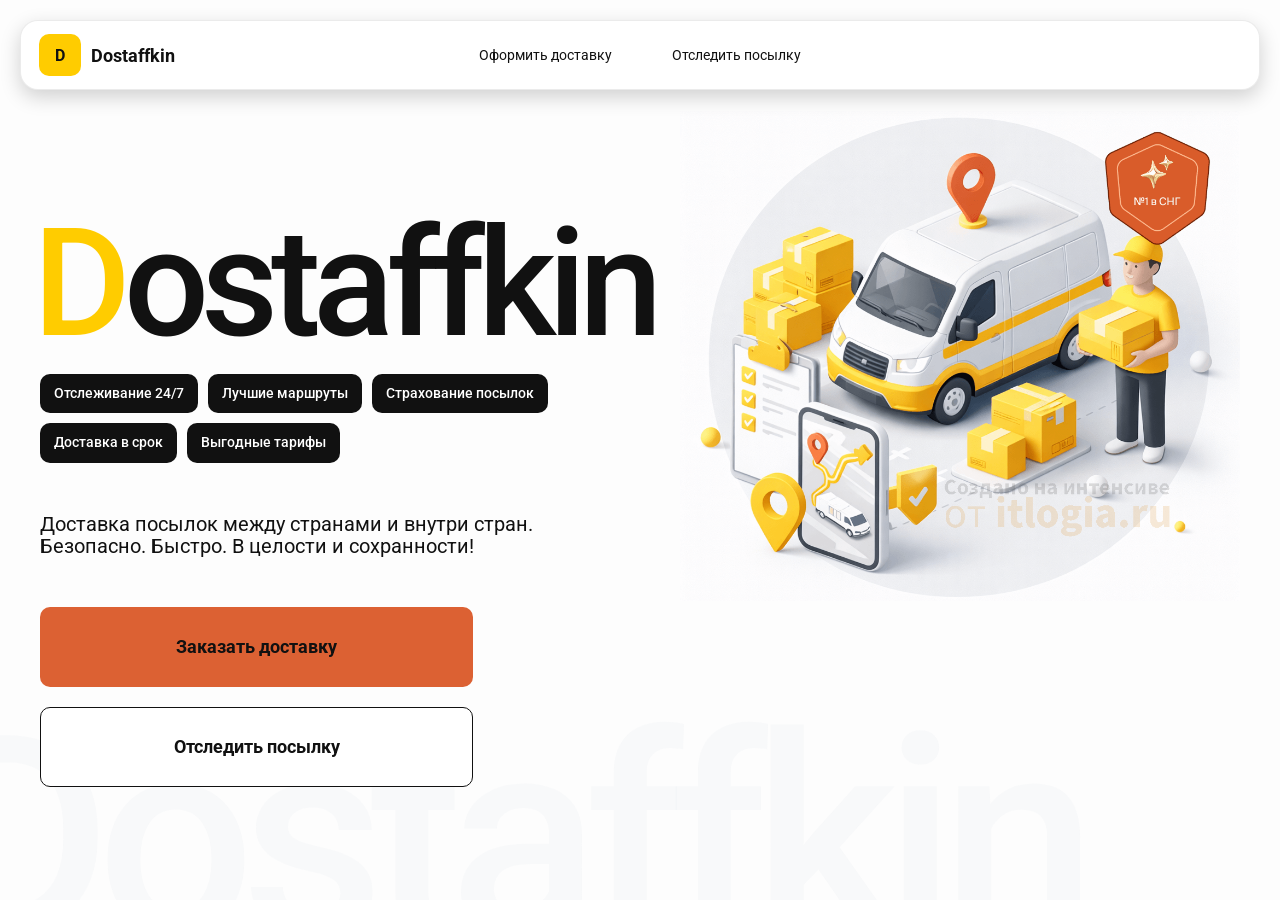
<file: index.html>
<!DOCTYPE html>
<html lang="en">
<head>
    <meta charset="UTF-8">
    <meta name="viewport" content="width=device-width,initial-scale=1,maximum-scale=1,user-scalable=0"/>
    <title>Dostaffkin — Доставка посылок между странами и внутри стран. Безопасно. Быстро. В целости и
        сохранности!</title>
    <link rel="stylesheet" href="styles/base.css"/>
    <link rel="stylesheet" href="styles/base_adaptive.css"/>
    <link rel="stylesheet" href="styles/index.css"/>
    <link rel="stylesheet" href="styles/index_adaptive.css"/>
</head>
<body>
<div class="container">
    <header class="header">
        <a class="header-brand" href=./index.html>
            <div class="header-logo">D</div>
            <div class="header-title">Dostaffkin</div>
        </a>

        <nav class="header-menu">
            <a class="header-link" href=./order.html>Оформить <span>доставку</span></a>
            <a class="header-link" href=./track.html>Отследить <span>посылку</span></a>
        </nav>
    </header>
    <main class="main">
        <section class="main-info">
          <div class="main-title">
            <span>D</span>ostaffkin
          </div>
          <div class="main-features">
            <div class="main-feature">Отслеживание 24/7</div>
            <div class="main-feature">Лучшие маршруты</div>
            <div class="main-feature">Страхование посылок</div>
            <div class="main-feature">Доставка в срок</div>
            <div class="main-feature">Выгодные тарифы</div>
          </div>
          <div class="main-description">
            Доставка посылок между странами и внутри стран.
            Безопасно. Быстро. В целости и сохранности!
          </div>
          <div class="main-actions">
            <a class="button" type="button" href="./order.html">Заказать доставку</a>
            <a class="button button-white" type="button" href="./track.html">Отследить посылку</a>
          </div>
        </section>
        <div class="main-title-ghost">Dostaffkin</div>
        <section class="main-image">
        <img src="images/main-image.png" alt="Main image"/>
      </section>
    </main>
</div>
</body>
</html>
</file>
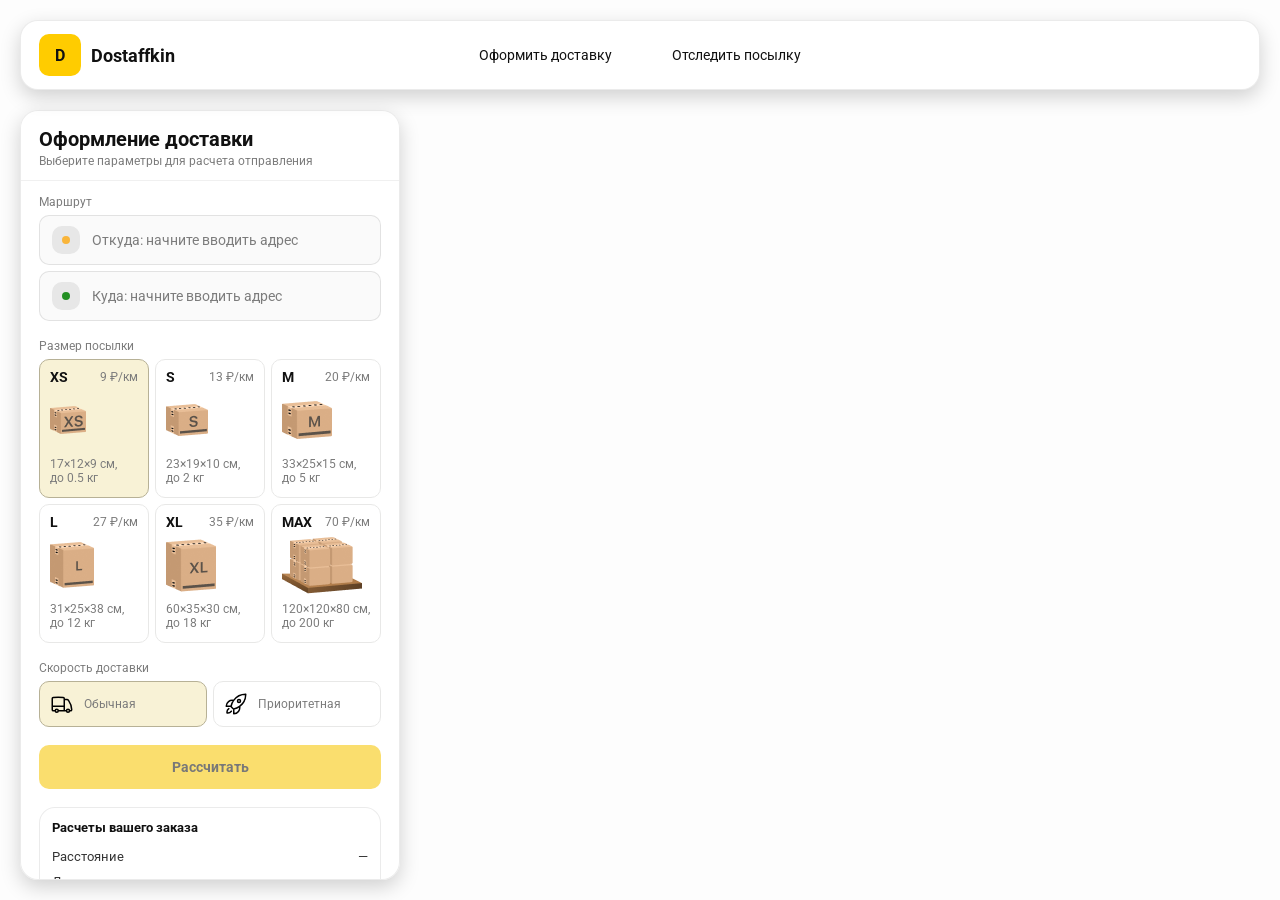
<file: order.html>
<!doctype html>
<html lang="ru">
<head>
    <meta charset="utf-8"/>
    <meta name="viewport" content="width=device-width,initial-scale=1,maximum-scale=1,user-scalable=0"/>
    <title>Оформление доставки</title>

    <link rel="stylesheet" href="styles/base.css"/>
    <link rel="stylesheet" href="styles/base_adaptive.css"/>

    <link rel="stylesheet" href="styles/order.css"/>
    <link rel="stylesheet" href="styles/order_adaptive.css"/>

    <script src="https://api-maps.yandex.ru/2.1/?lang=ru_RU&apikey=75768796-9408-43f7-b4a1-89ef4636b725&suggest_apikey=881c8e58-06e1-4db7-a7d7-fecbd2960caf"
            type="text/javascript"></script>
</head>
<body>
<div id="map"></div>

<header class="header">
    <a class="header-brand" href=./index.html>
        <div class="header-logo">D</div>
        <div class="header-title">Dostaffkin</div>
    </a>

    <nav class="header-menu">
        <a class="header-link" href=./order.html>Оформить <span>доставку</span></a>
        <a class="header-link" href=./track.html>Отследить <span>посылку</span></a>
    </nav>
</header>

<aside class="main" id="sidebar">
    <div class="main-header">
        <div class="main-title">Оформление доставки</div>
        <div class="main-text">Выберите параметры для расчета отправления</div>
    </div>

    <div class="main-content">
        <div class="main-route">
            <div class="main-block-title">Маршрут</div>
            <div class="main-fields">
                <div class="main-field" id="fromField">
                    <div class="main-pin"></div>
                    <input id="from" placeholder="Откуда: начните вводить адрес" autocomplete="off"/>
                    <div class="main-ac" id="fromAc" role="listbox" aria-label="Подсказки адресов"></div>
                </div>

                <div class="main-field" id="toField">
                    <div class="main-pin"></div>
                    <input id="to" placeholder="Куда: начните вводить адрес" autocomplete="off"/>
                    <div class="main-ac" id="toAc" role="listbox" aria-label="Подсказки адресов"></div>
                </div>
            </div>
        </div>

        <div class="main-package">
            <div class="main-block-title">Размер посылки</div>

            <div class="main-sizes">
                <div class="main-size-card is-active" data-value="xs">
                    <div class="main-size-top">
                        <div class="main-size-label">XS</div>
                        <div class="main-size-rate">9 ₽/км</div>
                    </div>
                    <div class="main-size-media">
                        <img src="images/sizes/xs.png" alt="Короб XS"/>
                    </div>
                    <div class="main-size-description">17×12×9 см,<br>до 0.5 кг</div>
                </div>

                <div class="main-size-card" data-value="s">
                    <div class="main-size-top">
                        <div class="main-size-label">S</div>
                        <div class="main-size-rate">13 ₽/км</div>
                    </div>
                    <div class="main-size-media">
                        <img src="images/sizes/s.png" alt="Короб S"/>
                    </div>
                    <div class="main-size-description">23×19×10 см,<br>до 2 кг</div>
                </div>

                <div class="main-size-card" data-value="m">
                    <div class="main-size-top">
                        <div class="main-size-label">M</div>
                        <div class="main-size-rate">20 ₽/км</div>
                    </div>
                    <div class="main-size-media">
                        <img src="images/sizes/m.png" alt="Короб M"/>
                    </div>
                    <div class="main-size-description">33×25×15 см,<br>до 5 кг</div>
                </div>

                <div class="main-size-card" data-value="l">
                    <div class="main-size-top">
                        <div class="main-size-label">L</div>
                        <div class="main-size-rate">27 ₽/км</div>
                    </div>
                    <div class="main-size-media">
                        <img src="images/sizes/l.png" alt="Короб L"/>
                    </div>
                    <div class="main-size-description">31×25×38 см,<br>до 12 кг</div>
                </div>

                <div class="main-size-card" data-value="xl">
                    <div class="main-size-top">
                        <div class="main-size-label">XL</div>
                        <div class="main-size-rate">35 ₽/км</div>
                    </div>
                    <div class="main-size-media">
                        <img src="images/sizes/xl.png" alt="Короб XL"/>
                    </div>
                    <div class="main-size-description">60×35×30 см,<br>до 18 кг</div>
                </div>

                <div class="main-size-card" data-value="max">
                    <div class="main-size-top">
                        <div class="main-size-label">MAX</div>
                        <div class="main-size-rate">70 ₽/км</div>
                    </div>
                    <div class="main-size-media main-size-media-palleta">
                        <img src="images/sizes/max.png" alt="Паллета"/>
                    </div>
                    <div class="main-size-description">120×120×80 см,<br>до 200 кг</div>
                </div>
            </div>
        </div>

        <div class="main-speed">
            <div class="main-block-title">Скорость доставки</div>

            <div class="main-speeds">
                <div class="main-speed-card is-active" data-value="regular">
                    <img class="main-speed-media" src="images/icons/regular.svg" alt="Regular"/>
                    <div class="main-speed-description">Обычная</div>
                </div>
                <div class="main-speed-card" data-value="fast">
                    <img class="main-speed-media" src="images/icons/fast.svg" alt="Fast"/>
                    <div class="main-speed-description">Приоритетная</div>
                </div>

            </div>
        </div>

        <div class="main-calculate-block">
            <button id="calc" class="button calculate-button" type="button" disabled>Рассчитать</button>
        </div>

        <div class="main-result" id="result">
            <div class="main-result-title">Расчеты вашего заказа</div>
            <div class="main-result-lines">
                <div class="main-result-line"><span>Расстояние</span><span id="distanceValue">—</span></div>
                <div class="main-result-line"><span>Доставим через</span><span id="durationValue">—</span></div>
                <div class="main-result-line"><span>Тариф</span><span id="rateValue">—</span></div>
            </div>
            <div class="main-price">
                <div class="main-price-label">Итого</div>
                <div class="main-price-value" id="totalValue">—</div>
            </div>
        </div>

        <div class="main-order-box">
            <div class="main-order-form" id="orderForm">
                <div class="main-order-title">Оформление доставки</div>
                <div class="main-block-info-row">
                    <div class="main-block-title">Контакты</div>
                    <div class="order-fields">
                        <div class="main-field">
                            <input id="customerName" placeholder="Ваше имя" autocomplete="off"/>
                        </div>
                        <div class="main-field">
                            <input id="customerPhone" placeholder="Ваш телефон" autocomplete="off" inputmode="tel"/>
                        </div>
                    </div>
                </div>
                <div class="main-block-info-row extra-info">
                    <div class="main-block-title">Дополнительная информация</div>
                    <div class="main-field textarea">
                        <textarea id="comment" placeholder="Детали доставки и комментарии"></textarea>
                    </div>
                </div>
                <button id="submit" class="button main-submit-request" type="button" disabled>Отправить
                    заявку
                </button>
            </div>

            <div class="main-order-success" id="orderSuccess">
                <div class="main-success-icon">✓</div>
                <div class="main-success-title">Заявка отправлена!</div>
                <div class="main-success-title">Номер отправления – <span id="orderId"></span></div>
                <div class="main-success-subtitle">Мы скоро свяжемся с вами</div>
            </div>
        </div>
    </div>
</aside>

<script src="scripts/order.js"></script>
</body>
</html>
</file>
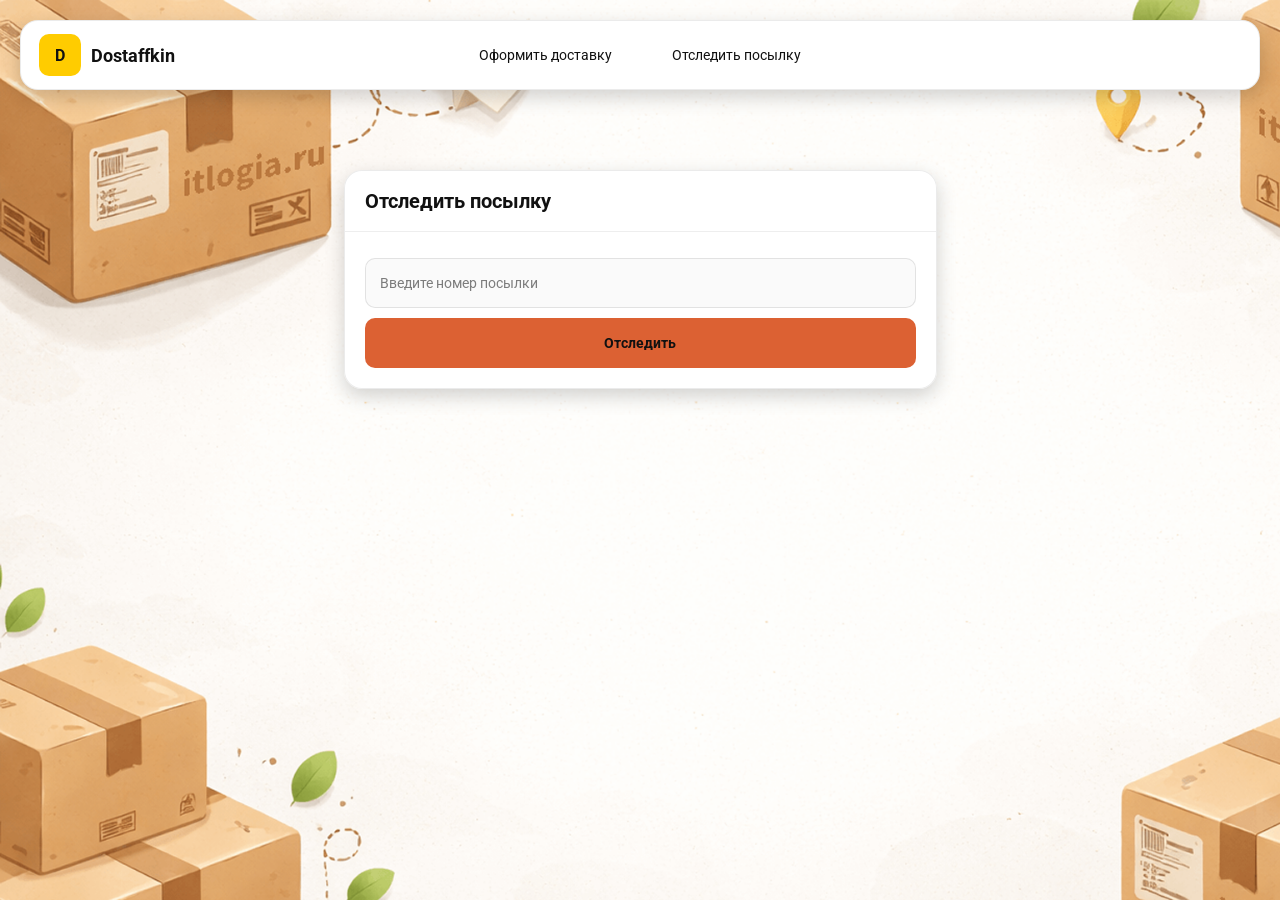
<file: track.html>
<!doctype html>
<html lang="ru">
<head>
    <meta charset="utf-8"/>
    <meta name="viewport" content="width=device-width,initial-scale=1,maximum-scale=1,user-scalable=0"/>
    <title>Отследить посылку</title>
    <link rel="stylesheet" href="styles/base.css"/>
    <link rel="stylesheet" href="styles/base_adaptive.css"/>

    <link rel="stylesheet" href="styles/track.css"/>
    <link rel="stylesheet" href="styles/track_adaptive.css"/>
</head>
<body>
<div class="container">

    <header class="header">
        <a class="header-brand" href=./index.html>
            <div class="header-logo">D</div>
            <div class="header-title">Dostaffkin</div>
        </a>

        <nav class="header-menu">
            <a class="header-link" href=./order.html>Оформить <span>доставку</span></a>
            <a class="header-link" href=./track.html>Отследить <span>посылку</span></a>
        </nav>
    </header>

    <main class="track-content">
        <section class="track-card track-search">
            <div class="track-title">Отследить посылку</div>
            <div class="track-action">
                <div class="main-field track-field">
                    <input id="trackNumber" placeholder="Введите номер посылки" autocomplete="off"/>
                </div>
                <button id="trackButton" class="button track-button" type="button">Отследить</button>
            </div>
        </section>

        <section class="track-card track-result" id="trackResult">
            <div class="track-result-header">
                <div class="track-id" id="trackIdValue"></div>
                <div class="track-routes">
                    <div class="track-route">
                        <div class="track-route-pin">
                            <svg xmlns="http://www.w3.org/2000/svg" fill="none" viewBox="0 0 24 24" stroke-width="1.5"
                                 stroke="orange" class="size-6">
                                <path stroke-linecap="round" stroke-linejoin="round"
                                      d="M15 10.5a3 3 0 1 1-6 0 3 3 0 0 1 6 0Z"/>
                                <path stroke-linecap="round" stroke-linejoin="round"
                                      d="M19.5 10.5c0 7.142-7.5 11.25-7.5 11.25S4.5 17.642 4.5 10.5a7.5 7.5 0 1 1 15 0Z"/>
                            </svg>
                        </div>
                        <div class="track-route-address" id="trackFromValue">
                            Откуда: Москва, улица Арбат, 1
                        </div>
                    </div>
                    <div class="track-route track-route-arrow">
                        <svg xmlns="http://www.w3.org/2000/svg" fill="none" viewBox="0 0 24 24" stroke-width="1.5"
                             stroke="currentColor" class="size-6">
                            <path stroke-linecap="round" stroke-linejoin="round"
                                  d="M19.5 13.5 12 21m0 0-7.5-7.5M12 21V3"/>
                        </svg>
                    </div>
                    <div class="track-route">
                        <div class="track-route-pin">
                            <svg xmlns="http://www.w3.org/2000/svg" fill="none" viewBox="0 0 24 24" stroke-width="1.5"
                                 stroke="green" class="size-6">
                                <path stroke-linecap="round" stroke-linejoin="round"
                                      d="M15 10.5a3 3 0 1 1-6 0 3 3 0 0 1 6 0Z"/>
                                <path stroke-linecap="round" stroke-linejoin="round"
                                      d="M19.5 10.5c0 7.142-7.5 11.25-7.5 11.25S4.5 17.642 4.5 10.5a7.5 7.5 0 1 1 15 0Z"/>
                            </svg>
                        </div>
                        <div class="track-route-address" id="trackToValue">
                            Куда: Минск, проспект Независимости, 58
                        </div>
                    </div>
                </div>
            </div>
            <div class="track-info">
                <div class="track-status-title">Статус данной посылки:</div>
                <div class="track-status-list" id="trackStatusList"></div>
            </div>
        </section>
    </main>
</div>

<script src="scripts/track.js"></script>
</body>
</html>
</file>
<file: styles/base.css>
*, *::before, *::after {
    box-sizing: border-box;
}

@font-face {
    font-family: "Roboto";
    src: url("../fonts/Roboto-Regular.ttf");
    font-weight: normal;
}

@font-face {
    font-family: "Roboto";
    src: url("../fonts/Roboto-Bold.ttf");
    font-weight: bold;
}

@font-face {
    font-family: "Roboto";
    src: url("../fonts/Roboto-Medium.ttf");
    font-weight: 500;
}

html, body {
    margin: 0;
    color: #111111;
    font-family: "Roboto", sans-serif;
}

body {
    background: #FDFDFD;
}

.header {
    border-radius: 18px;
    box-shadow: 0 7px 20px 0 #0000002E;
    backdrop-filter: blur(10px);
    background: #ffffff;
    left: 20px;
    border: 1px solid rgba(0, 0, 0, 0.08);
    position: fixed;
    right: 20px;
    top: 20px;
    padding: 14px 18px;
    height: 70px;
    display: flex;
    align-items: center;
    z-index: 6;
}

.header-brand {
    display: flex;
    align-items: center;
    text-decoration: none;
    gap: 10px;
}

.header-logo {
    width: 42px;
    height: 42px;
    border-radius: 10px;
    background: #FFCC00;
    display: grid;
    place-items: center;
    font-weight: bold;
    color: #111;
}

.header-title {
    font-size: 18px;
    font-weight: bold;
    color: #111111;
    text-decoration: none;
}

.header-menu {
    display: flex;
    align-items: center;
    gap: 60px;
    margin: 0;
    position: absolute;
    left: 50%;
    transform: translateX(-50%);
}

.header-link {
    font-size: 14px;
    color: #111111;
    text-decoration: none;
}

.button {
    border: 0;
    outline: none;
    height: 44px;
    border-radius: 10px;
    font-size: 14px;
    font-weight: bold;
    cursor: pointer;
    font-family: inherit;
    transition: transform .08s ease, opacity .12s ease;
    background: #DC6133;
    color: #111111;
    text-align: center;
    text-decoration: none;
}

.button:hover {
    background-color: #E5BC19;
}

.button:disabled {
    cursor: not-allowed;
    background-color: #FADE6E;
    color: #787878;
    transform: none;
}

.button.button-white {
    background: #ffffff;
    border: 1px solid #111111;
}

.button.button-white:hover {
    background: rgb(241 241 241);
}

.main-field {
    display: flex;
    align-items: center;
    margin-top: 6px;
    gap: 10px;
    border: 1px solid #1111111A;
    background: #FAFAFA;
    border-radius: 10px;
    padding: 10px 12px;
    position: relative;
    box-sizing: border-box;
    height: 50px;
}

.main-field.textarea {
    height: auto;
}

.main-pin {
    width: 28px;
    height: 28px;
    border-radius: 10px;
    background: rgba(17, 17, 17, 0.08);
    display: grid;
    place-items: center;
    flex: 0 0 auto;
    position: relative;
}

.main-pin::before {
    content: "";
    width: 8px;
    height: 8px;
    border-radius: 999px;
    background: orange;
    opacity: .75;
    display: block;
}

.main-field:last-child .main-pin::before {
    background: green;
    opacity: .85;
}

input, textarea {
    width: 100%;
    border: 0;
    outline: none;
    background: transparent;
    font-size: 14px;
    color: #111111;
    font-family: inherit;
}

textarea {
    resize: vertical;
    min-height: 72px;
    padding: 2px 0;
}

input::placeholder, textarea::placeholder {
    color: #7C7C7C;
}

.main-field:focus-within {
    border-color: rgba(0, 0, 0, 0.20);
    box-shadow: 0 0 0 4px rgba(255, 204, 0, 0.35);
    background: rgba(255, 255, 255, 0.75);
}
</file>
<file: styles/base_adaptive.css>
@media (max-width: 767px) {
    .header {
        left: 10px;
        right: 10px;
        top: 10px;
    }

    .header-link span {
        display: none;
    }

    .header-menu {
        gap: 20px;
        justify-content: flex-start;
        margin: 0 0 0 30px;
        position: static;
        transform: none;
    }
}

@media (max-width: 420px) {
    .header-title {
        display: none;
    }
}

@media (max-width: 374px) {
    .header-menu {
        gap: 10px;
        margin: 0 0 0 10px;
    }
}
</file>
<file: styles/index.css>
.container {
    overflow: hidden;
    min-height: 100vh;
}

.main {
    padding: 111px 40px 40px;
    position: relative;
    display: flex;
}

.main-info {
    max-width: 840px;
    width: 100%;
    position: relative;
}

.main-title {
    margin-top: 98px;
    font-weight: 500;
    font-size: 200px;
    line-height: 1;
    letter-spacing: -0.05em;
    color: #111111;
    left: -15px;
    position: relative;
}

.main-title span {
    color: #ffcc00;
}

.main-features {
    margin-top: 15px;
    display: flex;
    flex-wrap: wrap;
    gap: 10px;
}

.main-feature {
    background: #111111;
    color: #ffffff;
    padding: 12px 14px;
    font-weight: 500;
    font-size: 14px;
    line-height: 1.1;
    border-radius: 10px;
}

.main-features {
    margin-top: 15px;
    display: flex;
    flex-wrap: wrap;
    gap: 10px;
}

.main-feature {
    background: #111111;
    color: #ffffff;
    padding: 12px 14px;
    font-weight: 500;
    font-size: 14px;
    line-height: 1.1;
    border-radius: 10px;
}

.main-description {
    margin-top: 50px;
    max-width: 500px;
    font-size: 20px;
    line-height: 1.1;
    color: #111111;
}

.main-actions {
    margin-top: 50px;
    display: flex;
    flex-direction: column;
    gap: 20px;
}

.main-actions .button {
    height: 80px;
    width: 433px;
    font-size: 18px;
    font-weight: bold;
    place-items: center;
    display: grid;
}

.main-title-ghost {
    position: absolute;
    z-index: -1;
    left: -70px;
    bottom: -150px;
    font-weight: 500;
    font-size: 278px;
    line-height: 1;
    letter-spacing: -0.05em;
    color: #ECEDF04D;
}

.main-image {
    width: 1024px;
    top: 100px;
    z-index: -2;
}

.main-image img {
    width: 100%;
    max-width: 1024px;
    height: auto;
    display: block;
}
</file>
<file: styles/index_adaptive.css>
@media (max-width: 1760px) {
    .main-title {
        font-size: 150px;
        left: -7px;
    }

    .main-info {
        max-width: 640px;
    }
}

@media (max-width: 1200px) {
    .main-info {
        max-width: 540px;
    }

    .main {
        padding: 111px 20px 20px;
    }

    .main-title {
        font-size: 120px;
        left: -4px;
    }

    .main-title-ghost {
        font-size: 220px;
    }
}

@media (max-width: 1024px) {
    .main-title {
        margin-top: 30px;
    }

    .main {
        flex-direction: column-reverse;
    }

    .main-image {
        max-width: 350px;
        position: absolute;
        left: 370px;
        top: 370px;
    }

    .main-info {
        max-width: 100%;
    }

    .main-actions {
        gap: 10px;
    }

    .main-actions .button {
        height: 50px;
        font-size: 14px;
        width: auto;
        max-width: 300px;
    }

    .main-description {
        max-width: 350px;
    }
}

@media (max-width: 570px) {
    .main-title {
        font-size: 88px;
    }

    .main-description {
        max-width: 100%
    }

    .main-actions {
       width: 100%;
    }

    .main-actions .button {
        width: 100%;
        max-width: 100%
    }

    .main-image {
        max-width: 650px;
        position: absolute;
        left: 170px;
        top: 70px;
        opacity: 0.2;
    }
}

@media (max-width: 400px) {
    .main-title {
        font-size: 70px;
    }
}
</file>
<file: styles/order.css>
#map {
    position: fixed;
    inset: 0;
}

.main {
    border-radius: 18px;
    box-shadow: 0 7px 20px 0 #0000002E;
    backdrop-filter: blur(10px);
    background: rgba(255, 255, 255, 0.96);
    left: 20px;
    border: 1px solid rgba(0, 0, 0, 0.08);
    position: fixed;
    top: 110px;
    bottom: 20px;
    width: 380px;
    display: flex;
    flex-direction: column;
    overflow: hidden;
    z-index: 5;
}

.main-header {
    padding: 18px 18px 12px 18px;
    border-bottom: 1px solid rgba(0, 0, 0, 0.06);
    display: flex;
    flex-direction: column;
}

.main-title {
    font-size: 20px;
    line-height: 100%;
    font-weight: bold;
}

.main-text {
    font-size: 12px;
    margin-top: 5px;
    color: #7C7C7C;
}

.main-content {
    padding: 14px 18px 18px 18px;
    overflow: auto;
    scrollbar-width: none;
    display: flex;
    flex-direction: column;
    gap: 18px;
    flex: 1;
}

.main-block-title {
    font-size: 12px;
    color: #7C7C7C;
}

.main-route .main-block-title,
.main-package .main-block-title {
    margin-bottom: 6px;
}

.main-sizes {
    display: grid;
    gap: 6px;
    grid-template-columns: repeat(3, 1fr);
}

.main-size-card {
    border: 1px solid #E8E8E7;
    background: #FFFFFF;
    border-radius: 10px;
    padding: 10px;
    cursor: pointer;
    user-select: none;
    transition: transform .08s ease, border-color .12s ease, background .12s ease;
    min-height: 139px;
}

.main-size-card:hover {
    transform: translateY(-1px);
}

.main-size-card.is-active {
    background-color: #F8F2D6;
    border-color: #B7B196;
}

.main-size-top {
    display: flex;
    align-items: center;
    justify-content: space-between;
}

.main-size-label {
    font-weight: bold;
    font-size: 14px;
    color: #111111;
    line-height: 100%;
}

.main-size-rate {
    font-size: 12px;
    color: #7C7C7C;
    line-height: 100%;
}

.main-size-media {
    margin-top: 8px;
    height: 57px;
}

.main-size-description {
    margin-top: 8px;
    font-size: 12px;
    color: #7C7C7C;
    line-height: 1.2;
}

.calculate-button {
    width: 100%;
}

.main-result {
    border: 1px solid rgba(0, 0, 0, 0.08);
    background: rgba(255, 255, 255, 0.75);
    border-radius: 16px;
    padding: 12px;
    line-height: 1.25;
}

.main-result-title {
    font-weight: bold;
    font-size: 13px;
    color: #111111;
    margin-bottom: 13px;
}

.main-result-lines {
    gap: 8px;
    display: flex;
    flex-direction: column;
}

.main-result-line {
    font-size: 13px;
    color: rgba(17, 17, 17, 0.85);
    display: flex;
    justify-content: space-between;
}

.main-price {
    margin-top: 18px;
    padding-top: 10px;
    border-top: 1px dashed rgba(0, 0, 0, 0.12);
    display: flex;
    align-items: baseline;
    justify-content: space-between;
}

.main-price-label {
    font-size: 12px;
    color: rgba(17, 17, 17, 0.55);
}

.main-price-value {
    font-size: 20px;
    font-weight: bold;
    color: #111111;
    letter-spacing: -0.3px;
}

.main-order-box {
    background: #ffffff;
    border: 1px solid #E8E8E7;
    border-radius: 10px;
    padding: 12px;
}

.main-order-title {
    margin-bottom: 8px;
    font-weight: bold;
    font-size: 14px;
    color: #111111;
}

.main-block-info {
    display: flex;
    flex-direction: column;
    gap: 6px;
}

.order-fields {
    display: grid;
    grid-template-columns: 1fr 1fr;
    column-gap: 10px;
    margin-top: 6px;
}

.main-block-info-row.extra-info {
    display: block;
    margin-top: 13px;
}

.main-submit-request {
    width: 100%;
    margin-top: 6px;
}

.main-order-success {
    display: none;
    text-align: center;
    padding: 22px 12px;
    gap: 12px;
}

.main-order-success.is-visible {
    display: flex;
    flex-direction: column;
    align-items: center;
}

.main-success-icon {
    width: 56px;
    height: 56px;
    border-radius: 50%;
    background: #16a34a;
    color: #ffffff;
    display: grid;
    place-items: center;
    font-size: 30px;
}

.main-success-title {
    font-size: 14px;
    font-weight: bold;
    color: #111111;
}

.main-success-subtitle {
    font-size: 12px;
    color: rgba(17, 17, 17, 0.55);
    line-height: 1.3;
}

.main-speed .main-block-title {
    margin-bottom: 6px;
}

.main-speeds {
    display: grid;
    gap: 6px;
    grid-template-columns: repeat(2, 1fr);
}

.main-speed-card {
    border: 1px solid #E8E8E7;
    background: #FFFFFF;
    border-radius: 10px;
    padding: 10px;
    cursor: pointer;
    user-select: none;
    transition: transform .08s ease, border-color .12s ease, background .12s ease;
    display: flex;
    align-items: center;
    gap: 10px;
}

.main-speed-card:hover {
    transform: translateY(-1px);
}

.main-speed-card.is-active {
    background-color: #F8F2D6;
    border-color: #B7B196;
}

.main-speed-description {
    font-size: 12px;
    color: #7C7C7C;
    line-height: 1.2;
}
</file>
<file: styles/order_adaptive.css>
@media (max-width: 767px) {
    .main {
        left: 10px;
        right: 10px;
        top: 50%;
        bottom: 12px;
        width: auto;
        max-width: none;
    }
}

@media (max-width: 420px) {
    .main-sizes {
        grid-template-columns: repeat(2, 1fr);
    }
}
</file>
<file: styles/track.css>
.container {
    background: #F4F4F4 url("../images/track-bg.png");
    background-size: cover;
    min-height: 100vh;
    padding: 170px 0 50px 0;
}

.track-content {
    width: 593px;
    margin: 0 auto;
}

.track-card {
    width: 100%;
    border-radius: 18px;
    box-shadow: 0 7px 20px 0 #0000002E;
    backdrop-filter: blur(10px);
    background: rgba(255, 255, 255, 0.96);
    border: 1px solid rgba(0, 0, 0, 0.08);
}

.track-title {
    font-size: 20px;
    line-height: 100%;
    font-weight: bold;
    border-bottom: 1px solid #EEEEEE;
    padding: 20px;
}

.track-action {
    padding: 20px;
}

.track-button {
    width: 100%;
    height: 50px;
}

.track-field {
    margin-bottom: 10px;
}

.track-result {
    margin-top: 5px;
    display: none;
}

.track-result.is-visible {
    display: block;
}

.track-result-header {
    font-weight: bold;
    font-size: 14px;
    color: #111111;
    padding: 20px;
    border-bottom: 1px solid #EEEEEE;
}

.track-id {
    margin-bottom: 12px;
    font-size: 20px;
}

.track-routes {
    display: flex;
    flex-direction: column;
    gap: 10px;
    font-weight: normal;
}

.track-route {
    display: flex;
    align-items: center;
    gap: 10px;
}

.track-route-pin {
    width: 24px;
    height: 24px;
    flex-shrink: 0;
}

.track-route-arrow {
    padding: 15px 0;
    width: 24px;
    height: 24px;
}

.track-info {
    padding: 20px;
}

.track-status {
    display: flex;
    align-items: center;
    font-size: 12px;
    gap: 10px;
}

.track-status-title {
    font-size: 14px;
    color: #111111;
    margin-bottom: 20px;
}

.track-status-list {
    display: flex;
    flex-direction: column;
    gap: 15px;
}

.track-status-icon {
    width: 40px;
    height: 40px;
    border-radius: 50%;
    background: rgba(17, 17, 17, 0.08);
    display: grid;
    place-items: center;
    flex: 0 0 auto;
}

.track-status.created .track-status-icon {
    background-color: #F1CB00;
}

.track-status.in-way .track-status-icon {
    background-color: #F08A11;
}

.track-status.ready .track-status-icon {
    background-color: #A35D0A;
}

.track-status.done .track-status-icon {
    background-color: #37C93B;
}

.track-status-text {
    display: flex;
    align-items: center;
    justify-content: space-between;
    color: #111111;
    font-size: 12px;
    flex: 1;
}

.track-status-date {
    color: rgba(17, 17, 17, 0.55);
}
</file>
<file: styles/track_adaptive.css>
@media (max-width: 767px) {
    .container {
        padding: 130px 0 50px 0;
    }

    .track-content {
        width: 100%;
        padding-left: 10px;
        padding-right: 10px;
    }

    .track-result-header {
        padding: 20px;
    }
}
</file>
